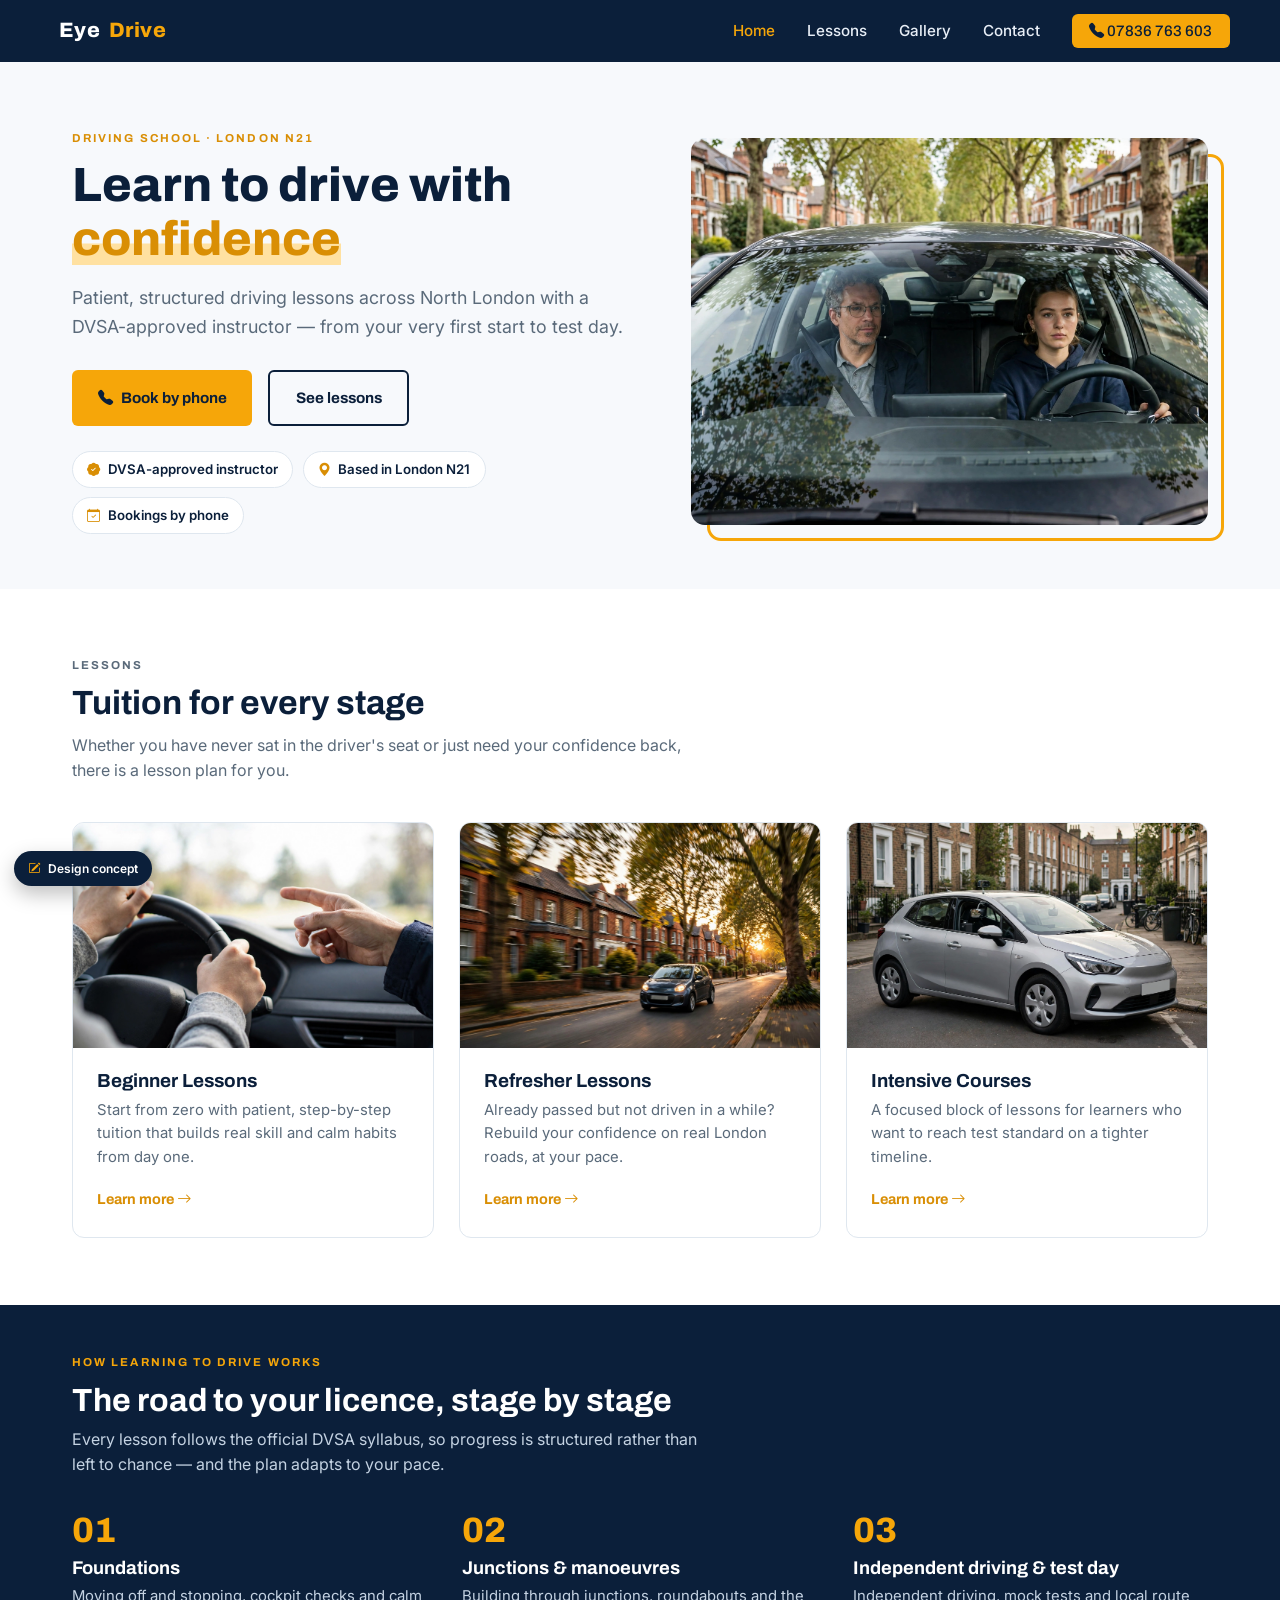
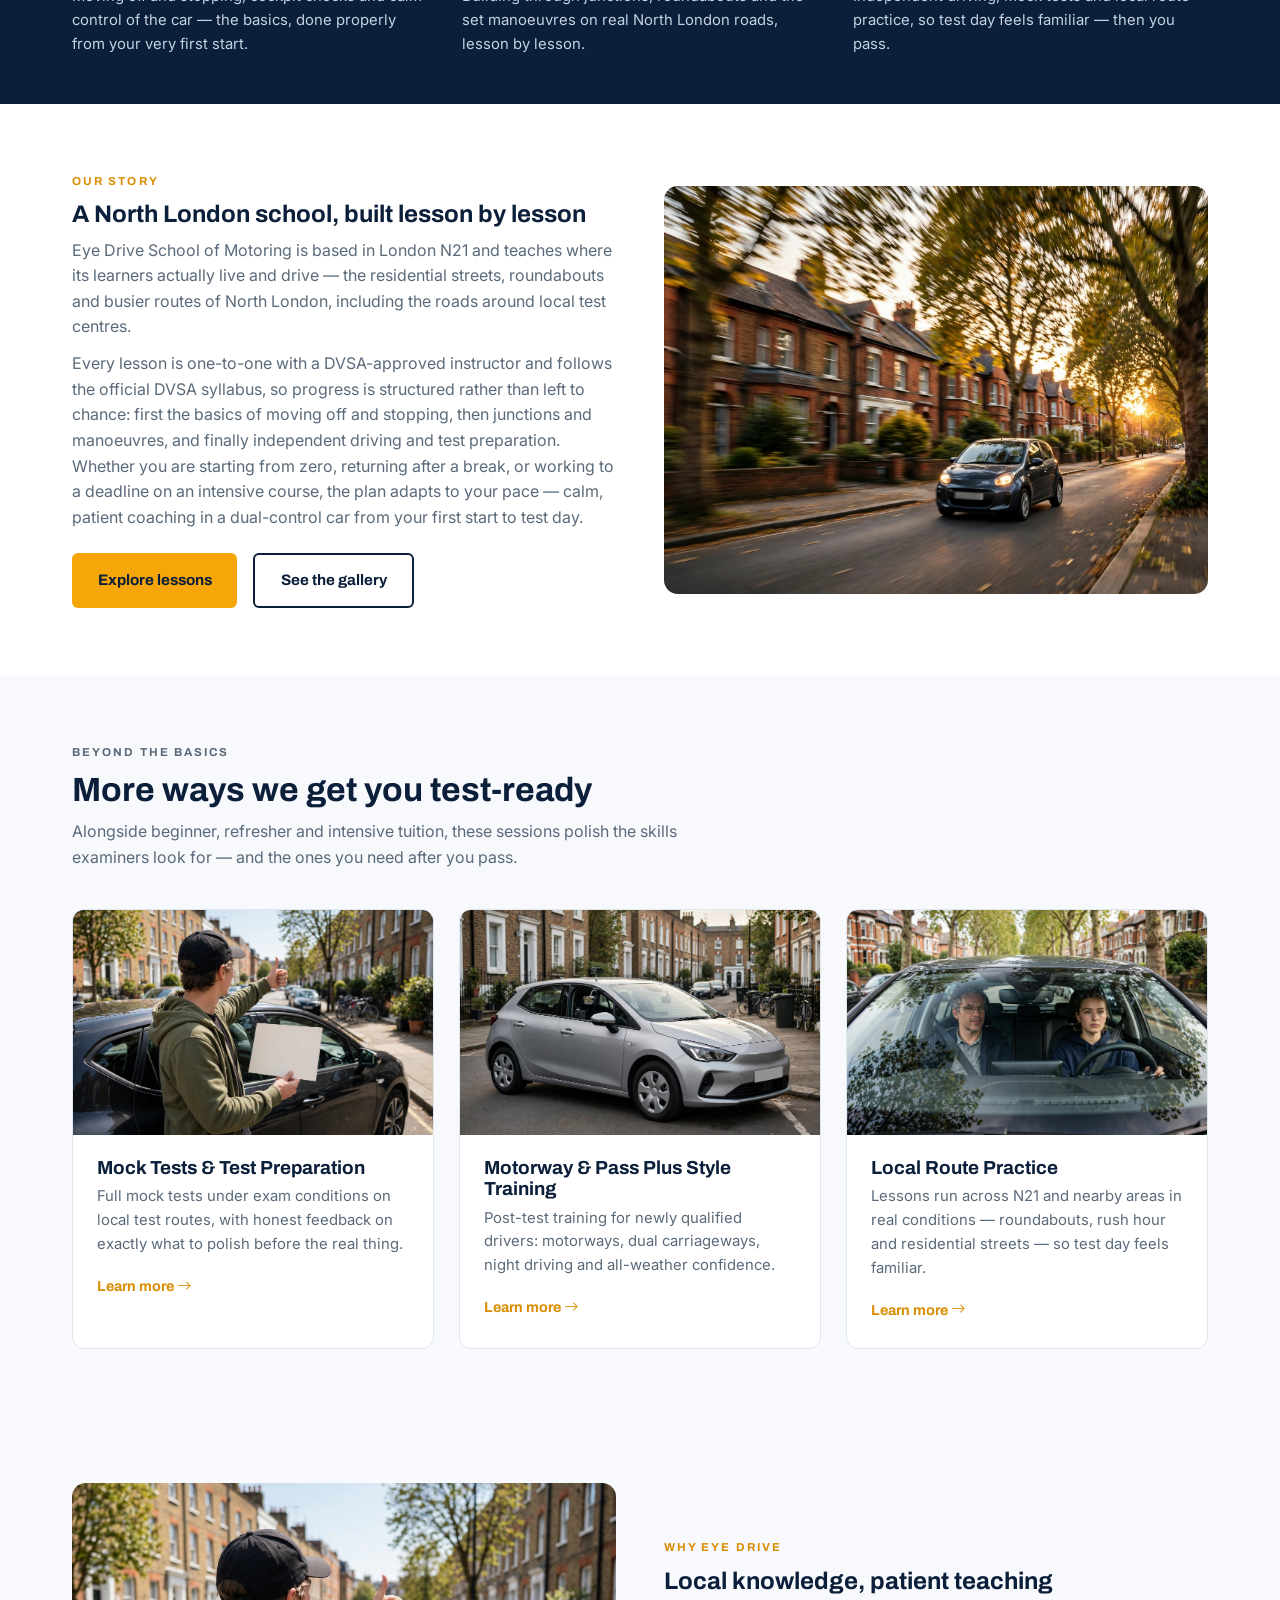
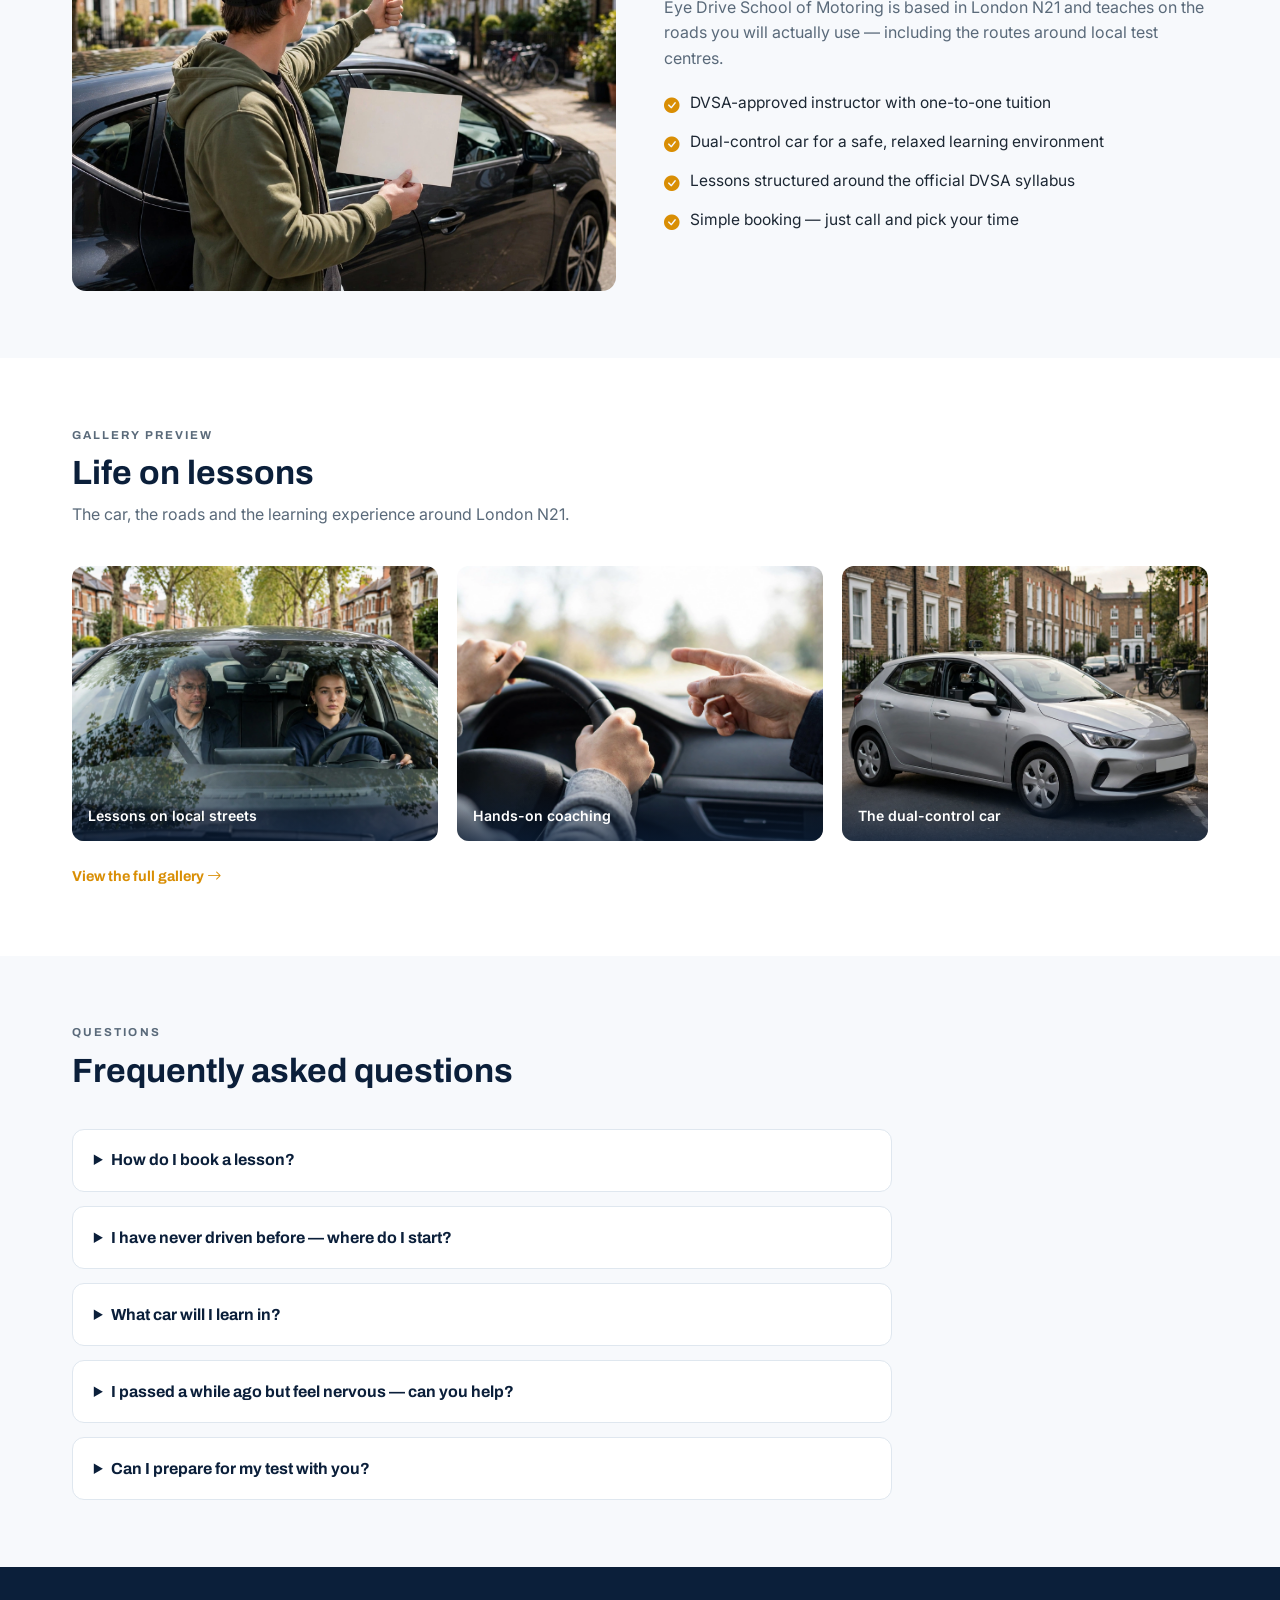
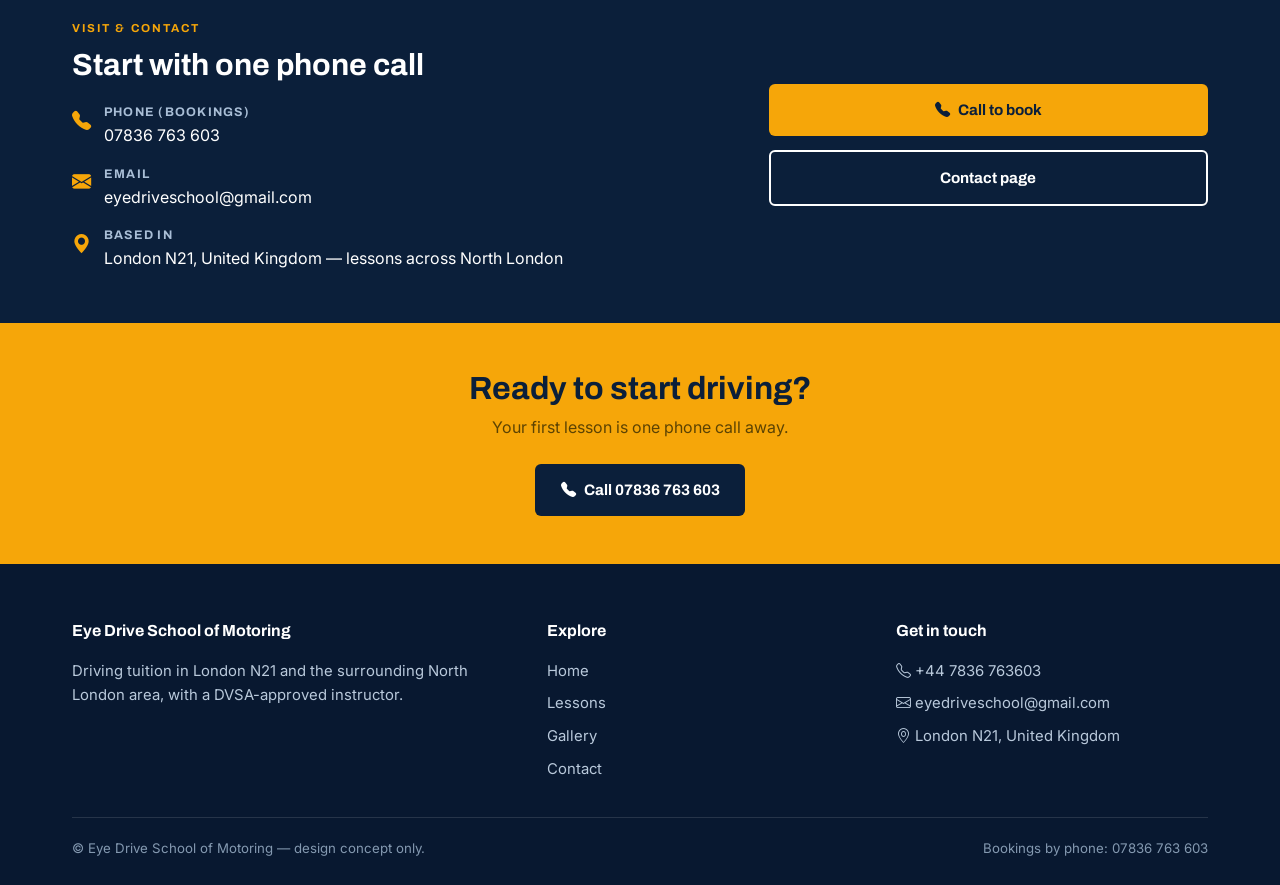
<file: index.html>
<!doctype html>
<html lang="en">
<head>
<meta charset="utf-8">
<meta name="viewport" content="width=device-width, initial-scale=1">
<title>Eye Drive School of Motoring — Driving Lessons in London N21</title>
<meta name="description" content="Driving lessons in London N21 with a DVSA-approved instructor. Beginner, refresher and intensive lessons. Bookings by phone.">
<link rel="preconnect" href="https://fonts.googleapis.com">
<link href="https://fonts.googleapis.com/css2?family=Archivo:wght@600;700;800&family=Inter:wght@400;500;600&display=swap" rel="stylesheet">
<link rel="stylesheet" href="https://cdn.jsdelivr.net/npm/bootstrap-icons@1.11.3/font/bootstrap-icons.min.css">
<link rel="stylesheet" href="styles.css">
</head>
<body>
<header class="site">
  <div class="wrap nav">
    <a class="logo" href="index.html"><i class="bi bi-steering-wheel"></i>Eye<span>Drive</span></a>
    <button class="nav-toggle" aria-label="Open menu" aria-expanded="false"><i class="bi bi-list"></i></button>
    <ul class="nav-links">
      <li><a href="index.html" class="active">Home</a></li>
      <li><a href="services.html">Lessons</a></li>
      <li><a href="gallery.html">Gallery</a></li>
      <li><a href="contact.html">Contact</a></li>
      <li><a class="nav-cta" href="tel:+447836763603"><i class="bi bi-telephone-fill"></i> 07836 763 603</a></li>
    </ul>
  </div>
</header>

<section class="hero">
  <div class="wrap hero-grid">
    <div>
      <p class="kicker">Driving school · London N21</p>
      <h1>Learn to drive with <em>confidence</em></h1>
      <p class="lede">Patient, structured driving lessons across North London with a DVSA-approved instructor — from your very first start to test day.</p>
      <div class="hero-actions">
        <a class="btn btn-amber" href="tel:+447836763603"><i class="bi bi-telephone-fill"></i> Book by phone</a>
        <a class="btn btn-ghost" href="services.html">See lessons</a>
      </div>
      <div class="chips">
        <span class="chip"><i class="bi bi-patch-check-fill"></i> DVSA-approved instructor</span>
        <span class="chip"><i class="bi bi-geo-alt-fill"></i> Based in London N21</span>
        <span class="chip"><i class="bi bi-calendar-check"></i> Bookings by phone</span>
      </div>
    </div>
    <div class="hero-photo">
      <img src="images/hero.webp" alt="A driving lesson on a leafy North London street">
    </div>
  </div>
</section>

<section class="section">
  <div class="wrap">
    <div class="sec-head">
      <p class="kicker">Lessons</p>
      <h2>Tuition for every stage</h2>
      <p>Whether you have never sat in the driver's seat or just need your confidence back, there is a lesson plan for you.</p>
    </div>
    <div class="cards">
      <article class="card">
        <img src="images/lesson.webp" alt="Learner's hands on the steering wheel during a lesson">
        <div class="card-body">
          <h3>Beginner Lessons</h3>
          <p>Start from zero with patient, step-by-step tuition that builds real skill and calm habits from day one.</p>
          <a class="card-link" href="services.html">Learn more <i class="bi bi-arrow-right"></i></a>
        </div>
      </article>
      <article class="card">
        <img src="images/street.webp" alt="Tuition car driving through a North London residential street">
        <div class="card-body">
          <h3>Refresher Lessons</h3>
          <p>Already passed but not driven in a while? Rebuild your confidence on real London roads, at your pace.</p>
          <a class="card-link" href="services.html">Learn more <i class="bi bi-arrow-right"></i></a>
        </div>
      </article>
      <article class="card">
        <img src="images/car.webp" alt="The dual-control tuition car">
        <div class="card-body">
          <h3>Intensive Courses</h3>
          <p>A focused block of lessons for learners who want to reach test standard on a tighter timeline.</p>
          <a class="card-link" href="services.html">Learn more <i class="bi bi-arrow-right"></i></a>
        </div>
      </article>
    </div>
  </div>
</section>
<section class="steps">
  <div class="wrap">
    <div style="max-width:640px;margin-bottom:2.2rem">
      <p class="kicker" style="color:var(--amber)">How learning to drive works</p>
      <h2 style="color:#fff;font-size:2rem">The road to your licence, stage by stage</h2>
      <p style="color:#c4d2e2;margin-top:.5rem">Every lesson follows the official DVSA syllabus, so progress is structured rather than left to chance — and the plan adapts to your pace.</p>
    </div>
    <div class="steps-grid">
      <div class="step"><div class="num">01</div><h3>Foundations</h3><p>Moving off and stopping, cockpit checks and calm control of the car — the basics, done properly from your very first start.</p></div>
      <div class="step"><div class="num">02</div><h3>Junctions &amp; manoeuvres</h3><p>Building through junctions, roundabouts and the set manoeuvres on real North London roads, lesson by lesson.</p></div>
      <div class="step"><div class="num">03</div><h3>Independent driving &amp; test day</h3><p>Independent driving, mock tests and local route practice, so test day feels familiar — then you pass.</p></div>
    </div>
  </div>
</section>










<section class="section about-sec">
  <div class="wrap split">
    <div>
      <p class="kicker">Our story</p>
      <h2>A North London school, built lesson by lesson</h2>
      <p style="color:var(--soft);margin-top:.6rem">Eye Drive School of Motoring is based in London N21 and teaches where its learners actually live and drive — the residential streets, roundabouts and busier routes of North London, including the roads around local test centres.</p>
      <p style="color:var(--soft);margin-top:.7rem">Every lesson is one-to-one with a DVSA-approved instructor and follows the official DVSA syllabus, so progress is structured rather than left to chance: first the basics of moving off and stopping, then junctions and manoeuvres, and finally independent driving and test preparation. Whether you are starting from zero, returning after a break, or working to a deadline on an intensive course, the plan adapts to your pace — calm, patient coaching in a dual-control car from your first start to test day.</p>
      <div class="hero-actions" style="margin-top:1.4rem">
        <a class="btn btn-amber" href="services.html">Explore lessons</a>
        <a class="btn btn-ghost" href="gallery.html">See the gallery</a>
      </div>
    </div>
    <img src="images/street.webp" alt="Tuition car on a residential street in North London">
  </div>
</section>

<section class="section alt">
  <div class="wrap">
    <div class="sec-head">
      <p class="kicker">Beyond the basics</p>
      <h2>More ways we get you test-ready</h2>
      <p>Alongside beginner, refresher and intensive tuition, these sessions polish the skills examiners look for — and the ones you need after you pass.</p>
    </div>
    <div class="cards">
      <article class="card">
        <img src="images/test.webp" alt="A learner celebrating after a mock test drive">
        <div class="card-body">
          <h3>Mock Tests &amp; Test Preparation</h3>
          <p>Full mock tests under exam conditions on local test routes, with honest feedback on exactly what to polish before the real thing.</p>
          <a class="card-link" href="services.html">Learn more <i class="bi bi-arrow-right"></i></a>
        </div>
      </article>
      <article class="card">
        <img src="images/car.webp" alt="The dual-control tuition car ready for a lesson">
        <div class="card-body">
          <h3>Motorway &amp; Pass Plus Style Training</h3>
          <p>Post-test training for newly qualified drivers: motorways, dual carriageways, night driving and all-weather confidence.</p>
          <a class="card-link" href="services.html">Learn more <i class="bi bi-arrow-right"></i></a>
        </div>
      </article>
      <article class="card">
        <img src="images/hero.webp" alt="Driving lesson on a leafy North London street">
        <div class="card-body">
          <h3>Local Route Practice</h3>
          <p>Lessons run across N21 and nearby areas in real conditions — roundabouts, rush hour and residential streets — so test day feels familiar.</p>
          <a class="card-link" href="services.html">Learn more <i class="bi bi-arrow-right"></i></a>
        </div>
      </article>
    </div>
  </div>
</section>



<section class="section alt">
  <div class="wrap split">
    <img src="images/test.webp" alt="A newly qualified driver celebrating beside the car">
    <div>
      <p class="kicker">Why Eye Drive</p>
      <h2>Local knowledge, patient teaching</h2>
      <p style="color:var(--soft)">Eye Drive School of Motoring is based in London N21 and teaches on the roads you will actually use — including the routes around local test centres.</p>
      <ul class="tick-list">
        <li><i class="bi bi-check-circle-fill"></i> DVSA-approved instructor with one-to-one tuition</li>
        <li><i class="bi bi-check-circle-fill"></i> Dual-control car for a safe, relaxed learning environment</li>
        <li><i class="bi bi-check-circle-fill"></i> Lessons structured around the official DVSA syllabus</li>
        <li><i class="bi bi-check-circle-fill"></i> Simple booking — just call and pick your time</li>
      </ul>
    </div>
  </div>
</section>

<section class="section gal-preview">
  <div class="wrap">
    <div class="sec-head">
      <p class="kicker">Gallery preview</p>
      <h2>Life on lessons</h2>
      <p>The car, the roads and the learning experience around London N21.</p>
    </div>
    <div class="gal">
      <figure><img src="images/hero.webp" alt="Driving lesson in progress on a North London street"><figcaption>Lessons on local streets</figcaption></figure>
      <figure><img src="images/lesson.webp" alt="Close-up of hands on the steering wheel during tuition"><figcaption>Hands-on coaching</figcaption></figure>
      <figure><img src="images/car.webp" alt="The dual-control tuition car"><figcaption>The dual-control car</figcaption></figure>
    </div>
    <p style="margin-top:1.4rem"><a class="card-link" href="gallery.html">View the full gallery <i class="bi bi-arrow-right"></i></a></p>
  </div>
</section>


<section class="section alt faq-sec">
  <div class="wrap">
    <div class="sec-head">
      <p class="kicker">Questions</p>
      <h2>Frequently asked questions</h2>
    </div>
    <div class="faq-list">
      <details class="faq-item"><summary>How do I book a lesson?</summary><p>Bookings are taken by phone — call <a href="tel:+447836763603">07836 763 603</a> to check availability and arrange a time that suits you. You can also email <a href="mailto:eyedriveschool@gmail.com">eyedriveschool@gmail.com</a>.</p></details>
      <details class="faq-item"><summary>I have never driven before — where do I start?</summary><p>With beginner lessons. You start from zero with the basics — moving off and stopping — then build through junctions, manoeuvres and independent driving at a pace that keeps confidence high, following the DVSA syllabus.</p></details>
      <details class="faq-item"><summary>What car will I learn in?</summary><p>Lessons are one-to-one in a dual-control car, so your instructor can support you while you learn and every lesson stays calm and safe.</p></details>
      <details class="faq-item"><summary>I passed a while ago but feel nervous — can you help?</summary><p>Yes. Refresher lessons are designed for licence holders who have not driven for a while or feel nervous in city traffic, rebuilding skills and confidence on familiar local roads first.</p></details>
      <details class="faq-item"><summary>Can I prepare for my test with you?</summary><p>Yes — mock tests and test preparation run under exam conditions on local test routes, with feedback on what to polish. Intensive courses are also available if you are working to a tighter timeline. Call for current lesson prices and availability.</p></details>
    </div>
  </div>
</section>

<section class="visit-band">
  <div class="wrap visit-grid">
    <div>
      <p class="kicker">Visit &amp; contact</p>
      <h2>Start with one phone call</h2>
      <ul class="visit-list">
        <li><i class="bi bi-telephone-fill"></i><span><b>Phone (bookings)</b><a href="tel:+447836763603">07836 763 603</a></span></li>
        <li><i class="bi bi-envelope-fill"></i><span><b>Email</b><a href="mailto:eyedriveschool@gmail.com">eyedriveschool@gmail.com</a></span></li>
        <li><i class="bi bi-geo-alt-fill"></i><span><b>Based in</b>London N21, United Kingdom — lessons across North London</span></li>
      </ul>
    </div>
    <div class="visit-actions">
      <a class="btn btn-amber" href="tel:+447836763603"><i class="bi bi-telephone-fill"></i> Call to book</a>
      <a class="btn btn-ghost" href="contact.html">Contact page</a>
    </div>
  </div>
</section>

<section class="cta-band">
  <div class="wrap">
    <h2>Ready to start driving?</h2>
    <p>Your first lesson is one phone call away.</p>
    <a class="btn" href="tel:+447836763603"><i class="bi bi-telephone-fill"></i> Call 07836 763 603</a>
  </div>
</section>

<footer class="site">
  <div class="wrap">
    <div class="foot-grid">
      <div>
        <h4>Eye Drive School of Motoring</h4>
        <p style="font-size:.93rem">Driving tuition in London N21 and the surrounding North London area, with a DVSA-approved instructor.</p>
      </div>
      <div>
        <h4>Explore</h4>
        <ul>
          <li><a href="index.html">Home</a></li>
          <li><a href="services.html">Lessons</a></li>
          <li><a href="gallery.html">Gallery</a></li>
          <li><a href="contact.html">Contact</a></li>
        </ul>
      </div>
      <div>
        <h4>Get in touch</h4>
        <ul>
          <li><i class="bi bi-telephone"></i> <a href="tel:+447836763603">+44 7836 763603</a></li>
          <li><i class="bi bi-envelope"></i> <a href="mailto:eyedriveschool@gmail.com">eyedriveschool@gmail.com</a></li>
          <li><i class="bi bi-geo-alt"></i> London N21, United Kingdom</li>
        </ul>
      </div>
    </div>
    <div class="foot-bottom">
      <span>© Eye Drive School of Motoring — design concept only.</span>
      <span>Bookings by phone: 07836 763 603</span>
    </div>
  </div>
</footer>
<div class="concept-badge"><i class="bi bi-pencil-square"></i> Design concept</div>
<script>
document.querySelector('.nav-toggle').addEventListener('click', function(){
  var links = document.querySelector('.nav-links');
  var open = links.classList.toggle('open');
  this.setAttribute('aria-expanded', open);
});
</script>
</body>
</html>
</file>
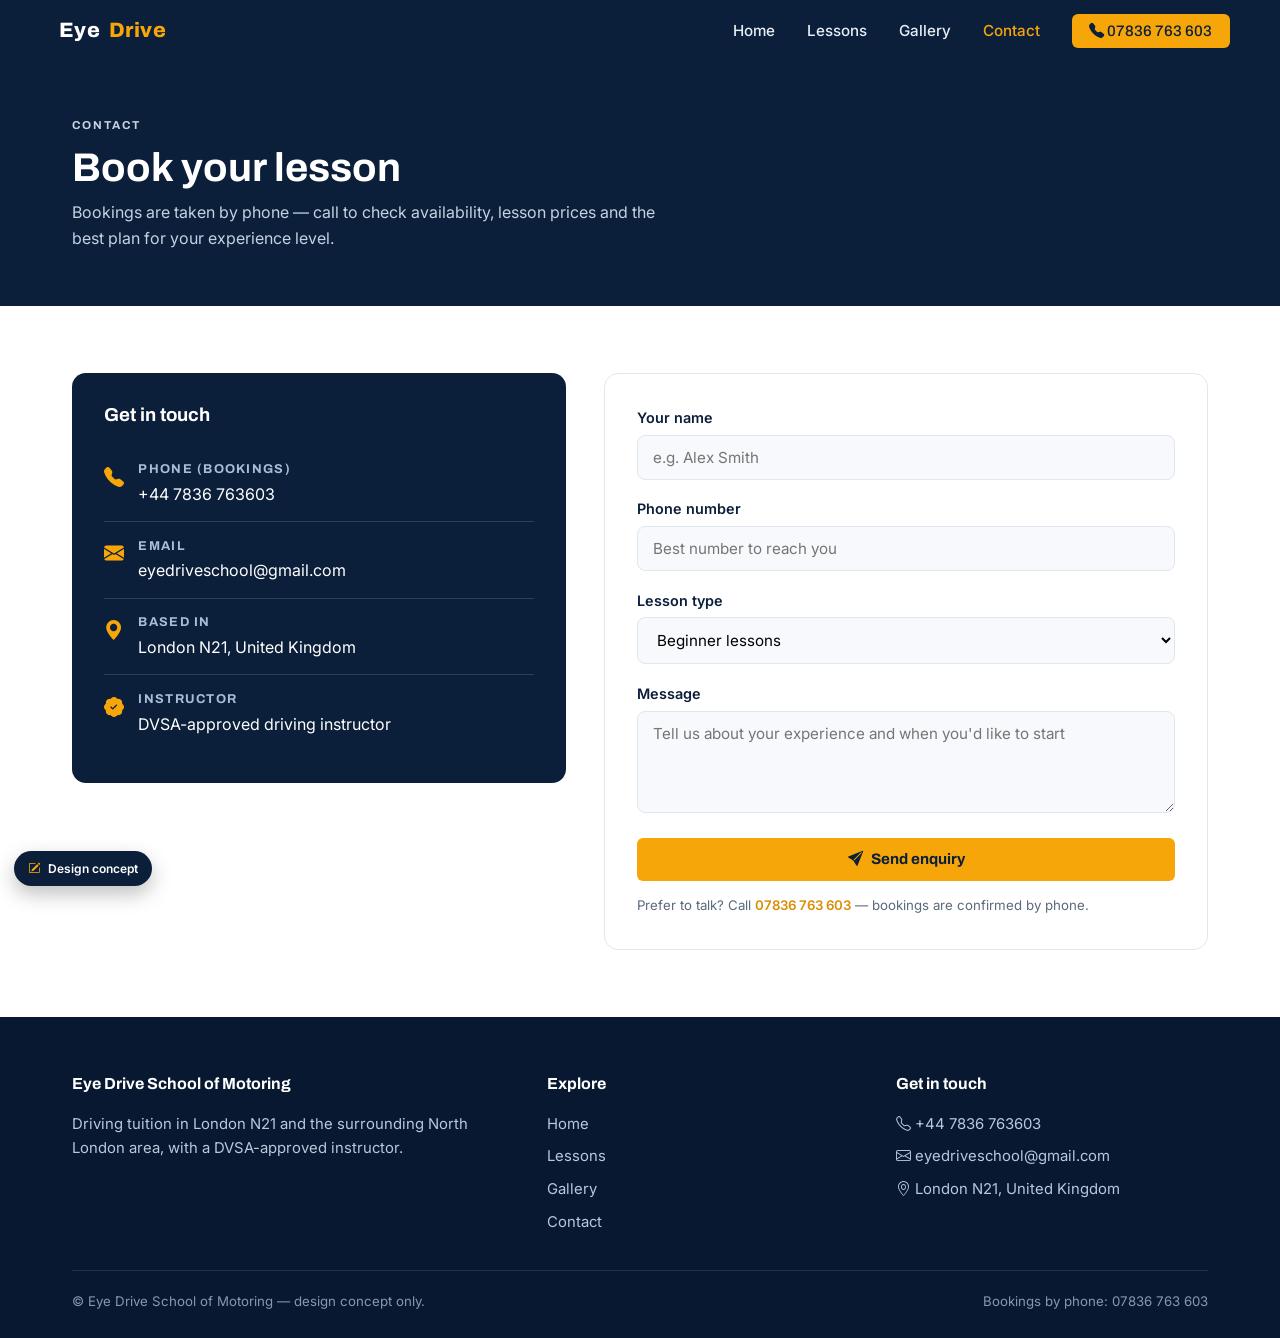
<file: contact.html>
<!doctype html>
<html lang="en">
<head>
<meta charset="utf-8">
<meta name="viewport" content="width=device-width, initial-scale=1">
<title>Contact — Eye Drive School of Motoring, London N21</title>
<meta name="description" content="Book driving lessons with Eye Drive School of Motoring, London N21. Call 07836 763 603 or email eyedriveschool@gmail.com.">
<link rel="preconnect" href="https://fonts.googleapis.com">
<link href="https://fonts.googleapis.com/css2?family=Archivo:wght@600;700;800&family=Inter:wght@400;500;600&display=swap" rel="stylesheet">
<link rel="stylesheet" href="https://cdn.jsdelivr.net/npm/bootstrap-icons@1.11.3/font/bootstrap-icons.min.css">
<link rel="stylesheet" href="styles.css">
</head>
<body>
<header class="site">
  <div class="wrap nav">
    <a class="logo" href="index.html"><i class="bi bi-steering-wheel"></i>Eye<span>Drive</span></a>
    <button class="nav-toggle" aria-label="Open menu" aria-expanded="false"><i class="bi bi-list"></i></button>
    <ul class="nav-links">
      <li><a href="index.html">Home</a></li>
      <li><a href="services.html">Lessons</a></li>
      <li><a href="gallery.html">Gallery</a></li>
      <li><a href="contact.html" class="active">Contact</a></li>
      <li><a class="nav-cta" href="tel:+447836763603"><i class="bi bi-telephone-fill"></i> 07836 763 603</a></li>
    </ul>
  </div>
</header>

<section class="page-hero">
  <div class="wrap">
    <p class="kicker">Contact</p>
    <h1>Book your lesson</h1>
    <p>Bookings are taken by phone — call to check availability, lesson prices and the best plan for your experience level.</p>
  </div>
</section>

<section class="section">
  <div class="wrap contact-grid">
    <div class="info-card">
      <h3>Get in touch</h3>
      <div class="info-row"><i class="bi bi-telephone-fill"></i><div><b>Phone (bookings)</b><a href="tel:+447836763603">+44 7836 763603</a></div></div>
      <div class="info-row"><i class="bi bi-envelope-fill"></i><div><b>Email</b><a href="mailto:eyedriveschool@gmail.com">eyedriveschool@gmail.com</a></div></div>
      <div class="info-row"><i class="bi bi-geo-alt-fill"></i><div><b>Based in</b>London N21, United Kingdom</div></div>
      <div class="info-row"><i class="bi bi-patch-check-fill"></i><div><b>Instructor</b>DVSA-approved driving instructor</div></div>
    </div>
    <form class="demo-form" onsubmit="return false">
      <label for="name">Your name</label>
      <input id="name" type="text" placeholder="e.g. Alex Smith">
      <label for="phone">Phone number</label>
      <input id="phone" type="tel" placeholder="Best number to reach you">
      <label for="level">Lesson type</label>
      <select id="level">
        <option>Beginner lessons</option>
        <option>Refresher lessons</option>
        <option>Intensive course</option>
        <option>Mock test / test preparation</option>
      </select>
      <label for="msg">Message</label>
      <textarea id="msg" rows="4" placeholder="Tell us about your experience and when you'd like to start"></textarea>
      <button class="btn btn-amber" type="submit"><i class="bi bi-send-fill"></i> Send enquiry</button>
      <p style="margin-top:.9rem;font-size:.83rem;color:var(--soft)">Prefer to talk? Call <a href="tel:+447836763603" style="color:var(--amber-d);font-weight:600">07836 763 603</a> — bookings are confirmed by phone.</p>
    </form>
  </div>
</section>

<footer class="site">
  <div class="wrap">
    <div class="foot-grid">
      <div>
        <h4>Eye Drive School of Motoring</h4>
        <p style="font-size:.93rem">Driving tuition in London N21 and the surrounding North London area, with a DVSA-approved instructor.</p>
      </div>
      <div>
        <h4>Explore</h4>
        <ul>
          <li><a href="index.html">Home</a></li>
          <li><a href="services.html">Lessons</a></li>
          <li><a href="gallery.html">Gallery</a></li>
          <li><a href="contact.html">Contact</a></li>
        </ul>
      </div>
      <div>
        <h4>Get in touch</h4>
        <ul>
          <li><i class="bi bi-telephone"></i> <a href="tel:+447836763603">+44 7836 763603</a></li>
          <li><i class="bi bi-envelope"></i> <a href="mailto:eyedriveschool@gmail.com">eyedriveschool@gmail.com</a></li>
          <li><i class="bi bi-geo-alt"></i> London N21, United Kingdom</li>
        </ul>
      </div>
    </div>
    <div class="foot-bottom">
      <span>© Eye Drive School of Motoring — design concept only.</span>
      <span>Bookings by phone: 07836 763 603</span>
    </div>
  </div>
</footer>
<div class="concept-badge"><i class="bi bi-pencil-square"></i> Design concept</div>
<script>
document.querySelector('.nav-toggle').addEventListener('click', function(){
  var links = document.querySelector('.nav-links');
  var open = links.classList.toggle('open');
  this.setAttribute('aria-expanded', open);
});
</script>
</body>
</html>
</file>
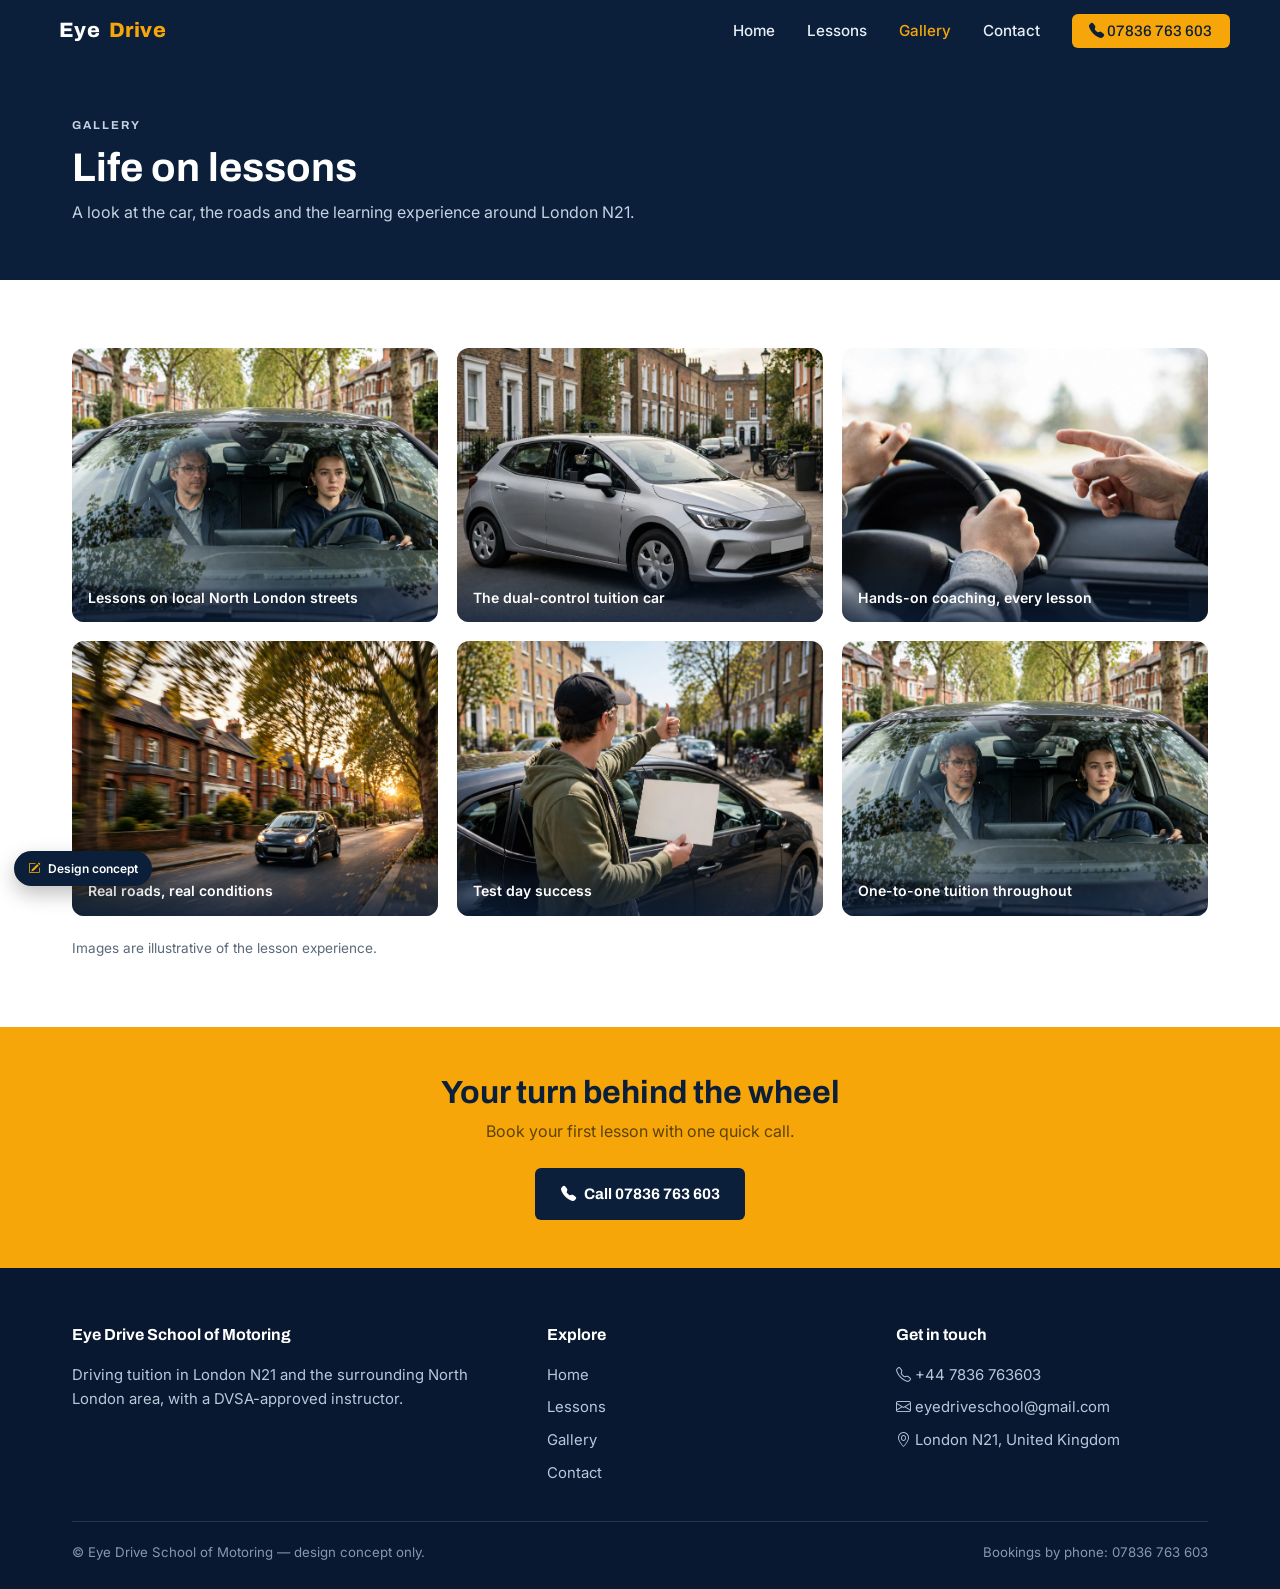
<file: gallery.html>
<!doctype html>
<html lang="en">
<head>
<meta charset="utf-8">
<meta name="viewport" content="width=device-width, initial-scale=1">
<title>Gallery — Eye Drive School of Motoring, London N21</title>
<meta name="description" content="Photos from lessons with Eye Drive School of Motoring in North London.">
<link rel="preconnect" href="https://fonts.googleapis.com">
<link href="https://fonts.googleapis.com/css2?family=Archivo:wght@600;700;800&family=Inter:wght@400;500;600&display=swap" rel="stylesheet">
<link rel="stylesheet" href="https://cdn.jsdelivr.net/npm/bootstrap-icons@1.11.3/font/bootstrap-icons.min.css">
<link rel="stylesheet" href="styles.css">
</head>
<body>
<header class="site">
  <div class="wrap nav">
    <a class="logo" href="index.html"><i class="bi bi-steering-wheel"></i>Eye<span>Drive</span></a>
    <button class="nav-toggle" aria-label="Open menu" aria-expanded="false"><i class="bi bi-list"></i></button>
    <ul class="nav-links">
      <li><a href="index.html">Home</a></li>
      <li><a href="services.html">Lessons</a></li>
      <li><a href="gallery.html" class="active">Gallery</a></li>
      <li><a href="contact.html">Contact</a></li>
      <li><a class="nav-cta" href="tel:+447836763603"><i class="bi bi-telephone-fill"></i> 07836 763 603</a></li>
    </ul>
  </div>
</header>

<section class="page-hero">
  <div class="wrap">
    <p class="kicker">Gallery</p>
    <h1>Life on lessons</h1>
    <p>A look at the car, the roads and the learning experience around London N21.</p>
  </div>
</section>

<section class="section">
  <div class="wrap">
    <div class="gal">
      <figure><img src="images/hero.webp" alt="Driving lesson in progress"><figcaption>Lessons on local North London streets</figcaption></figure>
      <figure><img src="images/car.webp" alt="The dual-control tuition car"><figcaption>The dual-control tuition car</figcaption></figure>
      <figure><img src="images/lesson.webp" alt="Close-up of hands on the steering wheel"><figcaption>Hands-on coaching, every lesson</figcaption></figure>
      <figure><img src="images/street.webp" alt="Driving at golden hour"><figcaption>Real roads, real conditions</figcaption></figure>
      <figure><img src="images/test.webp" alt="A happy newly qualified driver"><figcaption>Test day success</figcaption></figure>
      <figure><img src="images/hero.webp" alt="Instructor and learner during a lesson" style="object-position:top"><figcaption>One-to-one tuition throughout</figcaption></figure>
    </div>
    <p style="margin-top:1.4rem;color:var(--soft);font-size:.85rem">Images are illustrative of the lesson experience.</p>
  </div>
</section>

<section class="cta-band">
  <div class="wrap">
    <h2>Your turn behind the wheel</h2>
    <p>Book your first lesson with one quick call.</p>
    <a class="btn" href="tel:+447836763603"><i class="bi bi-telephone-fill"></i> Call 07836 763 603</a>
  </div>
</section>

<footer class="site">
  <div class="wrap">
    <div class="foot-grid">
      <div>
        <h4>Eye Drive School of Motoring</h4>
        <p style="font-size:.93rem">Driving tuition in London N21 and the surrounding North London area, with a DVSA-approved instructor.</p>
      </div>
      <div>
        <h4>Explore</h4>
        <ul>
          <li><a href="index.html">Home</a></li>
          <li><a href="services.html">Lessons</a></li>
          <li><a href="gallery.html">Gallery</a></li>
          <li><a href="contact.html">Contact</a></li>
        </ul>
      </div>
      <div>
        <h4>Get in touch</h4>
        <ul>
          <li><i class="bi bi-telephone"></i> <a href="tel:+447836763603">+44 7836 763603</a></li>
          <li><i class="bi bi-envelope"></i> <a href="mailto:eyedriveschool@gmail.com">eyedriveschool@gmail.com</a></li>
          <li><i class="bi bi-geo-alt"></i> London N21, United Kingdom</li>
        </ul>
      </div>
    </div>
    <div class="foot-bottom">
      <span>© Eye Drive School of Motoring — design concept only.</span>
      <span>Bookings by phone: 07836 763 603</span>
    </div>
  </div>
</footer>
<div class="concept-badge"><i class="bi bi-pencil-square"></i> Design concept</div>
<script>
document.querySelector('.nav-toggle').addEventListener('click', function(){
  var links = document.querySelector('.nav-links');
  var open = links.classList.toggle('open');
  this.setAttribute('aria-expanded', open);
});
</script>
</body>
</html>
</file>
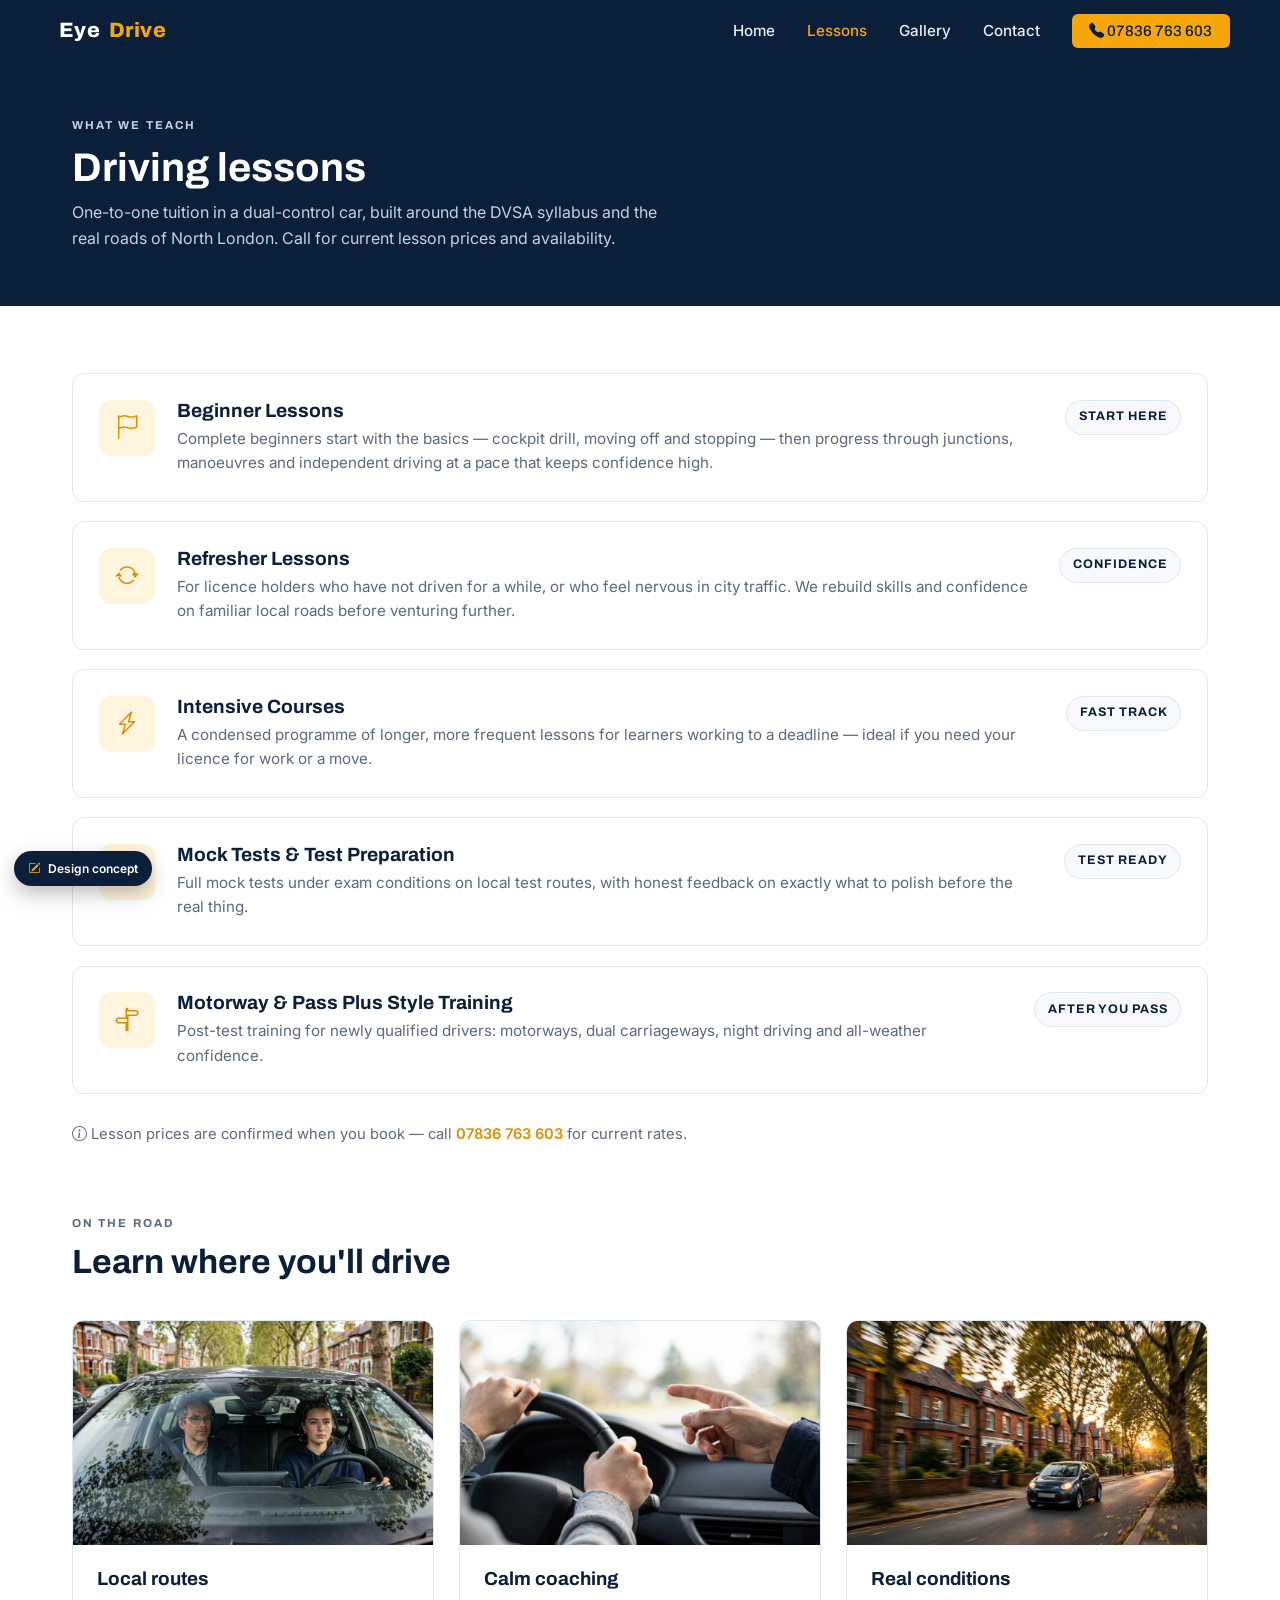
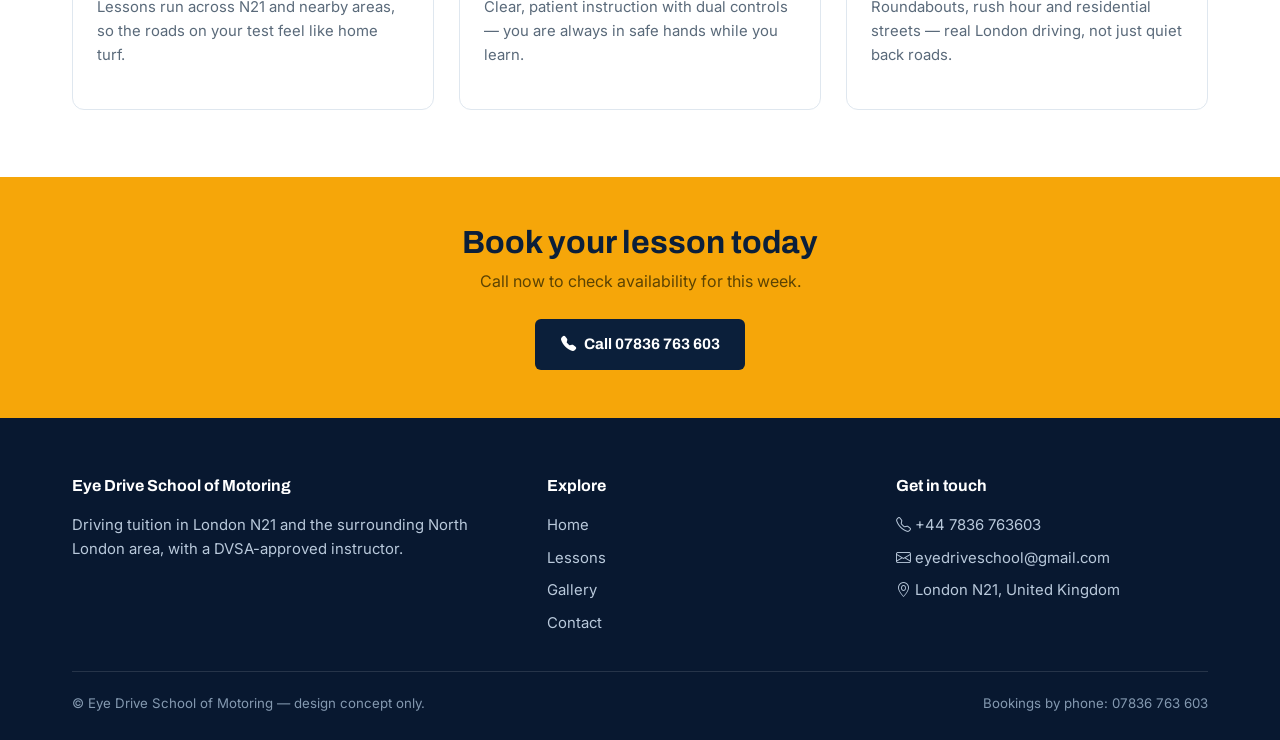
<file: services.html>
<!doctype html>
<html lang="en">
<head>
<meta charset="utf-8">
<meta name="viewport" content="width=device-width, initial-scale=1">
<title>Lessons — Eye Drive School of Motoring, London N21</title>
<meta name="description" content="Beginner, refresher and intensive driving lessons in London N21 with a DVSA-approved instructor. Call to book.">
<link rel="preconnect" href="https://fonts.googleapis.com">
<link href="https://fonts.googleapis.com/css2?family=Archivo:wght@600;700;800&family=Inter:wght@400;500;600&display=swap" rel="stylesheet">
<link rel="stylesheet" href="https://cdn.jsdelivr.net/npm/bootstrap-icons@1.11.3/font/bootstrap-icons.min.css">
<link rel="stylesheet" href="styles.css">
</head>
<body>
<header class="site">
  <div class="wrap nav">
    <a class="logo" href="index.html"><i class="bi bi-steering-wheel"></i>Eye<span>Drive</span></a>
    <button class="nav-toggle" aria-label="Open menu" aria-expanded="false"><i class="bi bi-list"></i></button>
    <ul class="nav-links">
      <li><a href="index.html">Home</a></li>
      <li><a href="services.html" class="active">Lessons</a></li>
      <li><a href="gallery.html">Gallery</a></li>
      <li><a href="contact.html">Contact</a></li>
      <li><a class="nav-cta" href="tel:+447836763603"><i class="bi bi-telephone-fill"></i> 07836 763 603</a></li>
    </ul>
  </div>
</header>

<section class="page-hero">
  <div class="wrap">
    <p class="kicker">What we teach</p>
    <h1>Driving lessons</h1>
    <p>One-to-one tuition in a dual-control car, built around the DVSA syllabus and the real roads of North London. Call for current lesson prices and availability.</p>
  </div>
</section>

<section class="section">
  <div class="wrap">
    <div class="svc-list">
      <article class="svc">
        <div class="icon-tile"><i class="bi bi-flag"></i></div>
        <div><h3>Beginner Lessons</h3><p>Complete beginners start with the basics — cockpit drill, moving off and stopping — then progress through junctions, manoeuvres and independent driving at a pace that keeps confidence high.</p></div>
        <span class="tag">Start here</span>
      </article>
      <article class="svc">
        <div class="icon-tile"><i class="bi bi-arrow-repeat"></i></div>
        <div><h3>Refresher Lessons</h3><p>For licence holders who have not driven for a while, or who feel nervous in city traffic. We rebuild skills and confidence on familiar local roads before venturing further.</p></div>
        <span class="tag">Confidence</span>
      </article>
      <article class="svc">
        <div class="icon-tile"><i class="bi bi-lightning-charge"></i></div>
        <div><h3>Intensive Courses</h3><p>A condensed programme of longer, more frequent lessons for learners working to a deadline — ideal if you need your licence for work or a move.</p></div>
        <span class="tag">Fast track</span>
      </article>
      <article class="svc">
        <div class="icon-tile"><i class="bi bi-clipboard-check"></i></div>
        <div><h3>Mock Tests &amp; Test Preparation</h3><p>Full mock tests under exam conditions on local test routes, with honest feedback on exactly what to polish before the real thing.</p></div>
        <span class="tag">Test ready</span>
      </article>
      <article class="svc">
        <div class="icon-tile"><i class="bi bi-signpost-split"></i></div>
        <div><h3>Motorway &amp; Pass Plus Style Training</h3><p>Post-test training for newly qualified drivers: motorways, dual carriageways, night driving and all-weather confidence.</p></div>
        <span class="tag">After you pass</span>
      </article>
    </div>
    <p style="margin-top:1.8rem;color:var(--soft);font-size:.92rem"><i class="bi bi-info-circle"></i> Lesson prices are confirmed when you book — call <a href="tel:+447836763603" style="color:var(--amber-d);font-weight:600">07836 763 603</a> for current rates.</p>
  </div>
</section>

<section class="section alt" style="padding-top:0;background:#fff">
  <div class="wrap">
    <div class="sec-head"><p class="kicker">On the road</p><h2>Learn where you'll drive</h2></div>
    <div class="cards">
      <article class="card"><img src="images/hero.webp" alt="Lesson on a North London street"><div class="card-body"><h3>Local routes</h3><p>Lessons run across N21 and nearby areas, so the roads on your test feel like home turf.</p></div></article>
      <article class="card"><img src="images/lesson.webp" alt="Hands on the wheel during tuition"><div class="card-body"><h3>Calm coaching</h3><p>Clear, patient instruction with dual controls — you are always in safe hands while you learn.</p></div></article>
      <article class="card"><img src="images/street.webp" alt="Driving through a residential street at golden hour"><div class="card-body"><h3>Real conditions</h3><p>Roundabouts, rush hour and residential streets — real London driving, not just quiet back roads.</p></div></article>
    </div>
  </div>
</section>

<section class="cta-band">
  <div class="wrap">
    <h2>Book your lesson today</h2>
    <p>Call now to check availability for this week.</p>
    <a class="btn" href="tel:+447836763603"><i class="bi bi-telephone-fill"></i> Call 07836 763 603</a>
  </div>
</section>

<footer class="site">
  <div class="wrap">
    <div class="foot-grid">
      <div>
        <h4>Eye Drive School of Motoring</h4>
        <p style="font-size:.93rem">Driving tuition in London N21 and the surrounding North London area, with a DVSA-approved instructor.</p>
      </div>
      <div>
        <h4>Explore</h4>
        <ul>
          <li><a href="index.html">Home</a></li>
          <li><a href="services.html">Lessons</a></li>
          <li><a href="gallery.html">Gallery</a></li>
          <li><a href="contact.html">Contact</a></li>
        </ul>
      </div>
      <div>
        <h4>Get in touch</h4>
        <ul>
          <li><i class="bi bi-telephone"></i> <a href="tel:+447836763603">+44 7836 763603</a></li>
          <li><i class="bi bi-envelope"></i> <a href="mailto:eyedriveschool@gmail.com">eyedriveschool@gmail.com</a></li>
          <li><i class="bi bi-geo-alt"></i> London N21, United Kingdom</li>
        </ul>
      </div>
    </div>
    <div class="foot-bottom">
      <span>© Eye Drive School of Motoring — design concept only.</span>
      <span>Bookings by phone: 07836 763 603</span>
    </div>
  </div>
</footer>
<div class="concept-badge"><i class="bi bi-pencil-square"></i> Design concept</div>
<script>
document.querySelector('.nav-toggle').addEventListener('click', function(){
  var links = document.querySelector('.nav-links');
  var open = links.classList.toggle('open');
  this.setAttribute('aria-expanded', open);
});
</script>
</body>
</html>
</file>
<file: styles.css>
:root{
  --navy:#0b1f3a; --navy2:#123058; --amber:#f6a609; --amber-d:#d98e04;
  --ink:#1c2733; --soft:#5a6a7a; --paper:#f7f9fc; --line:#dfe7ef;
  --font-d:'Archivo',sans-serif; --font-b:'Inter',sans-serif;
}
*{margin:0;padding:0;box-sizing:border-box}
html{scroll-behavior:smooth}
body{font-family:var(--font-b);color:var(--ink);background:#fff;line-height:1.6}
img{max-width:100%;height:auto;display:block}
a{text-decoration:none;color:inherit}
.wrap{max-width:1180px;margin:0 auto;padding:0 22px}
h1,h2,h3{font-family:var(--font-d);line-height:1.12;color:var(--navy)}
.kicker{font-family:var(--font-d);font-weight:700;letter-spacing:.18em;text-transform:uppercase;font-size:.72rem;color:var(--amber-d);margin-bottom:.7rem}
.btn{display:inline-flex;align-items:center;gap:.5rem;font-family:var(--font-d);font-weight:700;padding:.85rem 1.6rem;border-radius:6px;font-size:.95rem;transition:.2s}
.btn-amber{background:var(--amber);color:var(--navy)}
.btn-amber:hover{background:var(--amber-d);color:#fff}
.btn-ghost{border:2px solid var(--navy);color:var(--navy)}
.btn-ghost:hover{background:var(--navy);color:#fff}
/* header */
header.site{position:sticky;top:0;z-index:50;background:var(--navy);color:#fff}
.nav{display:flex;align-items:center;justify-content:space-between;padding:.9rem 0;position:relative}
.logo{font-family:var(--font-d);font-weight:800;font-size:1.3rem;letter-spacing:.02em;display:flex;align-items:center;gap:.55rem}
.logo i{color:var(--amber);font-size:1.5rem}
.logo span{color:var(--amber)}
.nav-links{display:flex;gap:2rem;align-items:center;list-style:none}
.nav-links a{font-weight:500;font-size:.95rem;color:#e8eef6}
.nav-links a:hover,.nav-links a.active{color:var(--amber)}
.nav-cta{background:var(--amber);color:var(--navy)!important;font-family:var(--font-d);font-weight:700;padding:.55rem 1.1rem;border-radius:6px}
.nav-toggle{display:none;background:none;border:0;color:#fff;font-size:1.7rem;cursor:pointer;padding:.35rem .5rem;min-width:44px;min-height:44px}
/* hero */
.hero{background:var(--paper);padding:4.2rem 0 3.4rem;overflow:hidden}
.hero-grid{display:grid;grid-template-columns:1.05fr .95fr;gap:3rem;align-items:center}
.hero h1{font-size:3rem;font-weight:800;margin-bottom:1.1rem}
.hero h1 em{font-style:normal;color:var(--amber-d);box-shadow:inset 0 -0.45em 0 #ffe1a1}
.hero p.lede{font-size:1.12rem;color:var(--soft);max-width:52ch;margin-bottom:1.8rem}
.hero-actions{display:flex;gap:1rem;flex-wrap:wrap}
.hero-photo{position:relative}
.hero-photo img{border-radius:14px;aspect-ratio:4/3;object-fit:cover;width:100%}
.hero-photo::after{content:"";position:absolute;inset:0;transform:translate(16px,16px);border:3px solid var(--amber);border-radius:14px;z-index:-1}
.hero-photo{isolation:isolate}
.chips{display:flex;gap:.6rem;flex-wrap:wrap;margin-top:1.6rem}
.chip{display:inline-flex;align-items:center;gap:.45rem;background:#fff;border:1px solid var(--line);border-radius:999px;padding:.42rem .9rem;font-size:.83rem;font-weight:600;color:var(--navy)}
.chip i{color:var(--amber-d)}
/* steps */
.steps{background:var(--navy);color:#fff;padding:3rem 0}
.steps-grid{display:grid;grid-template-columns:repeat(3,1fr);gap:2.2rem}
.step .num{font-family:var(--font-d);font-weight:800;font-size:2.2rem;color:var(--amber);line-height:1}
.step h3{color:#fff;font-size:1.15rem;margin:.6rem 0 .4rem}
.step p{color:#c4d2e2;font-size:.93rem}
/* sections */
.section{padding:4.2rem 0}
.section.alt{background:var(--paper)}
.sec-head{max-width:640px;margin-bottom:2.4rem}
.sec-head h2{font-size:2.1rem;margin-bottom:.6rem}
.sec-head p{color:var(--soft)}
.cards{display:grid;grid-template-columns:repeat(3,1fr);gap:1.6rem}
.card{background:#fff;border:1px solid var(--line);border-radius:12px;overflow:hidden;transition:.2s}
.card:hover{transform:translateY(-4px);box-shadow:0 16px 32px rgba(11,31,58,.12)}
.card img{aspect-ratio:16/10;object-fit:cover;width:100%}
.card-body{padding:1.4rem 1.5rem 1.6rem}
.card-body h3{font-size:1.18rem;margin-bottom:.45rem}
.card-body p{color:var(--soft);font-size:.93rem;margin-bottom:1rem}
.card-link{font-family:var(--font-d);font-weight:700;color:var(--amber-d);font-size:.9rem}
/* split */
.split{display:grid;grid-template-columns:1fr 1fr;gap:3rem;align-items:center}
.split img{border-radius:14px;aspect-ratio:4/3;object-fit:cover;width:100%}
.tick-list{list-style:none;margin-top:1.2rem;display:grid;gap:.7rem}
.tick-list li{display:flex;gap:.6rem;align-items:flex-start;font-size:.97rem}
.tick-list i{color:var(--amber-d);margin-top:.2rem}
/* CTA band */
.cta-band{background:var(--amber);padding:3rem 0;text-align:center}
.cta-band h2{font-size:2rem;margin-bottom:.5rem}
.cta-band p{color:#5c4303;margin-bottom:1.5rem}
.cta-band .btn{background:var(--navy);color:#fff}
.cta-band .btn:hover{background:var(--navy2)}
/* services list */
.svc-list{display:grid;gap:1.2rem}
.svc{display:flex;gap:1.4rem;background:#fff;border:1px solid var(--line);border-radius:12px;padding:1.6rem;align-items:flex-start}
.svc .icon-tile{flex:0 0 auto;width:56px;height:56px;border-radius:12px;background:#fff4dd;color:var(--amber-d);display:flex;align-items:center;justify-content:center;font-size:1.5rem}
.svc h3{font-size:1.2rem;margin-bottom:.35rem}
.svc p{color:var(--soft);font-size:.95rem}
.svc .tag{margin-left:auto;flex:0 0 auto;font-family:var(--font-d);font-weight:700;font-size:.78rem;letter-spacing:.08em;text-transform:uppercase;color:var(--navy);background:var(--paper);border:1px solid var(--line);padding:.4rem .8rem;border-radius:999px}
/* gallery */
.gal{display:grid;grid-template-columns:repeat(3,1fr);gap:1.2rem}
.gal figure{border-radius:12px;overflow:hidden;position:relative}
.gal img{aspect-ratio:4/3;object-fit:cover;width:100%;transition:.3s}
.gal figure:hover img{transform:scale(1.05)}
.gal figcaption{position:absolute;left:0;right:0;bottom:0;padding:1.6rem 1rem .8rem;color:#fff;font-size:.88rem;font-weight:600;background:linear-gradient(transparent,rgba(11,31,58,.75))}
/* contact */
.contact-grid{display:grid;grid-template-columns:.9fr 1.1fr;gap:2.4rem;align-items:start}
.info-card{background:var(--navy);color:#fff;border-radius:14px;padding:2rem}
.info-card h3{color:#fff;margin-bottom:1.2rem}
.info-row{display:flex;gap:.9rem;padding:.85rem 0;border-bottom:1px solid rgba(255,255,255,.14)}
.info-row:last-child{border-bottom:0}
.info-row i{color:var(--amber);font-size:1.25rem;margin-top:.15rem}
.info-row b{display:block;font-family:var(--font-d);font-size:.8rem;letter-spacing:.1em;text-transform:uppercase;color:#a9bed6;margin-bottom:.15rem}
form.demo-form{background:#fff;border:1px solid var(--line);border-radius:14px;padding:2rem}
form.demo-form label{display:block;font-weight:600;font-size:.9rem;margin-bottom:.35rem;color:var(--navy)}
form.demo-form input,form.demo-form select,form.demo-form textarea{width:100%;border:1px solid var(--line);border-radius:8px;padding:.75rem .9rem;font-family:var(--font-b);font-size:.95rem;margin-bottom:1.1rem;background:var(--paper)}
form.demo-form button{width:100%;justify-content:center;border:0;cursor:pointer}
/* page hero */
.page-hero{background:var(--navy);color:#fff;padding:3.4rem 0}
.page-hero h1{color:#fff;font-size:2.5rem;margin-bottom:.6rem}
.page-hero p{color:#c4d2e2;max-width:60ch}
/* footer */
footer.site{background:#081830;color:#b9c9db;padding:3.4rem 0 1.6rem;margin-top:0}
.foot-grid{display:grid;grid-template-columns:1.4fr 1fr 1fr;gap:2.4rem;margin-bottom:2.2rem}
footer.site h4{font-family:var(--font-d);color:#fff;margin-bottom:1rem;font-size:1rem}
footer.site ul{list-style:none;display:grid;gap:.55rem;font-size:.93rem}
footer.site a:hover{color:var(--amber)}
.foot-bottom{border-top:1px solid rgba(255,255,255,.12);padding-top:1.3rem;font-size:.83rem;color:#8499b0;display:flex;justify-content:space-between;gap:1rem;flex-wrap:wrap}
.concept-badge{position:fixed;left:14px;bottom:14px;z-index:200;background:var(--navy);color:#fff;font-size:.75rem;font-weight:600;padding:.5rem .9rem;border-radius:999px;box-shadow:0 8px 20px rgba(0,0,0,.25);display:flex;gap:.45rem;align-items:center}
.concept-badge i{color:var(--amber)}
@media(max-width:900px){
  .hero-grid,.split,.contact-grid{grid-template-columns:1fr}
  .cards,.steps-grid{grid-template-columns:1fr 1fr}
  .gal{grid-template-columns:1fr 1fr}
  .foot-grid{grid-template-columns:1fr 1fr}
  .hero h1{font-size:2.3rem}
}
@media(max-width:768px){
  .nav-toggle{display:block}
  .nav-links{display:none;position:absolute;top:100%;left:0;right:0;background:var(--navy);flex-direction:column;align-items:stretch;gap:0;padding:.6rem 22px 1.1rem;z-index:100;box-shadow:0 18px 30px rgba(0,0,0,.3)}
  .nav-links.open{display:flex}
  .nav-links li{border-top:1px solid rgba(255,255,255,.12)}
  .nav-links a{display:block;padding:.85rem 0}
  .nav-cta{text-align:center;margin-top:.6rem}
}
@media(max-width:560px){
  .cards,.steps-grid,.gal,.foot-grid{grid-template-columns:1fr}
  .hero{padding:2.6rem 0}
  .hero-photo img{aspect-ratio:16/10}
  .svc{flex-direction:column}
  .svc .tag{margin-left:0}
}

/* --- homepage enrichment --- */
.highlights{background:#fff;border-bottom:1px solid var(--line);padding:1.6rem 0}
.hl-grid{display:grid;grid-template-columns:repeat(4,1fr);gap:1.4rem}
.hl{display:flex;gap:.8rem;align-items:flex-start}
.hl i{color:var(--amber-d);font-size:1.5rem;margin-top:.15rem}
.hl b{display:block;font-family:var(--font-d);font-size:.97rem;color:var(--navy)}
.hl span{color:var(--soft);font-size:.87rem}
.faq-list{display:grid;gap:.9rem;max-width:820px}
.faq-item{background:#fff;border:1px solid var(--line);border-radius:12px;padding:1.1rem 1.3rem}
.faq-item summary{font-family:var(--font-d);font-weight:700;color:var(--navy);cursor:pointer}
.faq-item p{color:var(--soft);font-size:.94rem;margin-top:.6rem}
.faq-item a{color:var(--amber-d);font-weight:600}
.visit-band{background:var(--navy);color:#fff;padding:3.2rem 0}
.visit-band h2{color:#fff;font-size:1.9rem}
.visit-band .kicker{color:var(--amber)}
.visit-grid{display:grid;grid-template-columns:1.2fr .8fr;gap:2.4rem;align-items:center}
.visit-list{list-style:none;margin-top:1.3rem;display:grid;gap:1rem}
.visit-list li{display:flex;gap:.8rem;align-items:flex-start}
.visit-list i{color:var(--amber);font-size:1.2rem;margin-top:.15rem}
.visit-list b{display:block;font-family:var(--font-d);font-size:.78rem;letter-spacing:.1em;text-transform:uppercase;color:#a9bed6}
.visit-list a:hover{color:var(--amber)}
.visit-actions{display:flex;flex-direction:column;gap:.9rem;align-items:stretch}
.visit-actions .btn{justify-content:center}
.visit-actions .btn-ghost{border-color:#fff;color:#fff}
.visit-actions .btn-ghost:hover{background:#fff;color:var(--navy)}
@media(max-width:900px){.hl-grid{grid-template-columns:1fr 1fr}.visit-grid{grid-template-columns:1fr}}
@media(max-width:560px){.hl-grid{grid-template-columns:1fr}}
</file>
